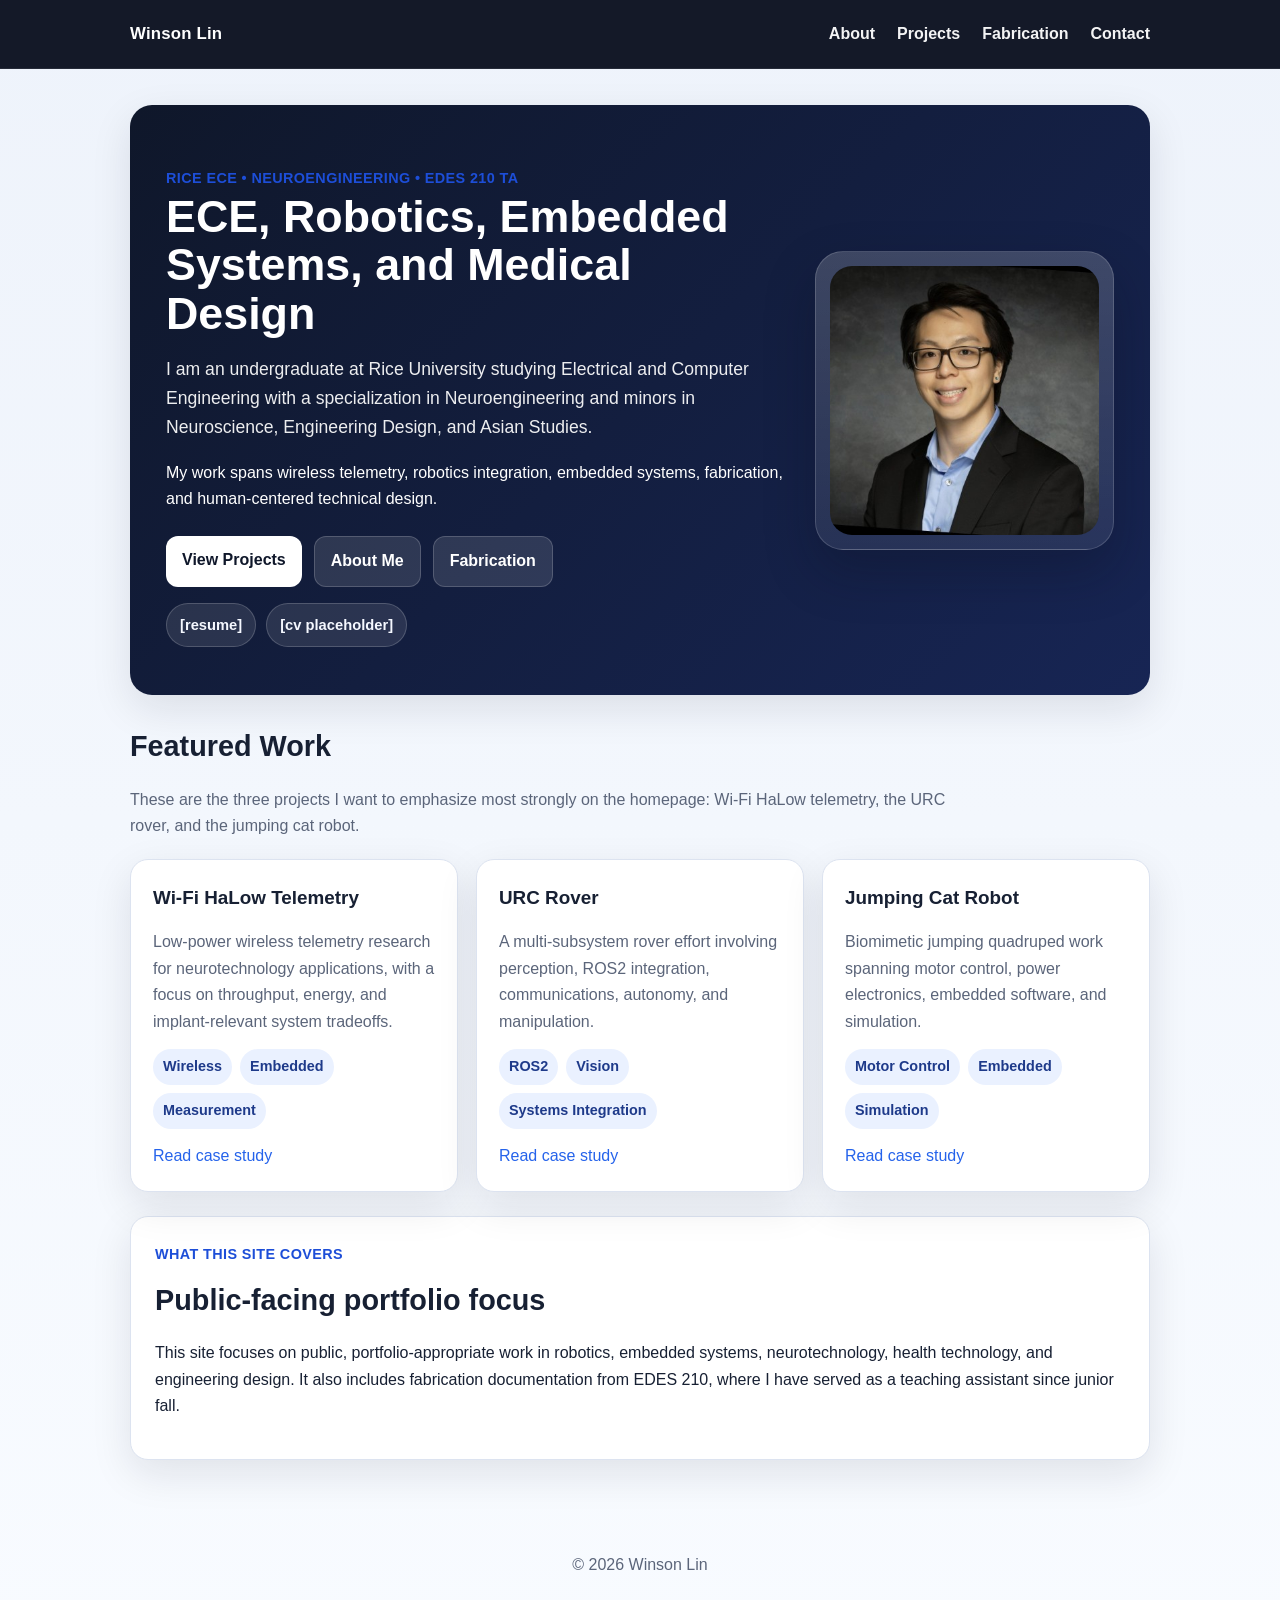
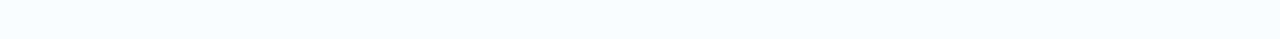
<file: index.html>
<!DOCTYPE html>
<html lang="en">
<head>
    <meta charset="UTF-8">
    <meta name="viewport" content="width=device-width, initial-scale=1.0">
    <title>Winson Lin | Portfolio</title>
    <link rel="stylesheet" href="style.css">
</head>
<body>
    <nav class="navbar">
        <div class="nav-inner">
            <a class="brand" href="index.html">Winson Lin</a>
            <ul class="nav-links">
                <li><a href="about.html">About</a></li>
                <li><a href="projects.html">Projects</a></li>
                <li><a href="fabrication.html">Fabrication</a></li>
                <li><a href="contact.html">Contact</a></li>
            </ul>
        </div>
    </nav>

    <main class="container">
        <section class="hero hero-split">
            <div class="hero-copy">
                <p class="kicker hero-kicker">Rice ECE • Neuroengineering • EDES 210 TA</p>
                <h1>ECE, Robotics, Embedded Systems, and Medical Design</h1>
                <p class="subtitle">
                    I am an undergraduate at Rice University studying Electrical and Computer Engineering
                    with a specialization in Neuroengineering and minors in Neuroscience, Engineering Design,
                    and Asian Studies.
                </p>
                <p>
                    My work spans wireless telemetry, robotics integration, embedded systems, fabrication,
                    and human-centered technical design.
                </p>

                <div class="button-row">
                    <a class="button primary" href="projects.html">View Projects</a>
                    <a class="button secondary" href="about.html">About Me</a>
                    <a class="button secondary" href="fabrication.html">Fabrication</a>
                </div>

                <div class="hero-docs" aria-label="Document placeholders">
                    <span class="doc-pill">[resume]</span>
                    <span class="doc-pill">[cv placeholder]</span>
                </div>
            </div>

            <div class="hero-media">
                <div class="hero-photo-card">
                    <img class="hero-photo" src="assets/index/headshot.jpg" alt="Headshot of Winson Lin">
                </div>
            </div>
        </section>

        <section class="section">
            <h2>Featured Work</h2>
            <p class="section-intro">
                These are the three projects I want to emphasize most strongly on the homepage:
                Wi-Fi HaLow telemetry, the URC rover, and the jumping cat robot.
            </p>

            <div class="card-grid">
                <article class="card">
                    <h3>Wi-Fi HaLow Telemetry</h3>
                    <p>
                        Low-power wireless telemetry research for neurotechnology applications, with a focus
                        on throughput, energy, and implant-relevant system tradeoffs.
                    </p>
                    <div class="tag-row">
                        <span class="tag">Wireless</span>
                        <span class="tag">Embedded</span>
                        <span class="tag">Measurement</span>
                    </div>
                    <a href="halow.html">Read case study</a>
                </article>

                <article class="card">
                    <h3>URC Rover</h3>
                    <p>
                        A multi-subsystem rover effort involving perception, ROS2 integration, communications,
                        autonomy, and manipulation.
                    </p>
                    <div class="tag-row">
                        <span class="tag">ROS2</span>
                        <span class="tag">Vision</span>
                        <span class="tag">Systems Integration</span>
                    </div>
                    <a href="urc.html">Read case study</a>
                </article>

                <article class="card">
                    <h3>Jumping Cat Robot</h3>
                    <p>
                        Biomimetic jumping quadruped work spanning motor control, power electronics,
                        embedded software, and simulation.
                    </p>
                    <div class="tag-row">
                        <span class="tag">Motor Control</span>
                        <span class="tag">Embedded</span>
                        <span class="tag">Simulation</span>
                    </div>
                    <a href="jumping-cat.html">Read case study</a>
                </article>
            </div>
        </section>

        <section class="section">
            <div class="panel">
                <span class="kicker">What this site covers</span>
                <h2>Public-facing portfolio focus</h2>
                <p>
                    This site focuses on public, portfolio-appropriate work in robotics, embedded systems,
                    neurotechnology, health technology, and engineering design. It also includes fabrication
                    documentation from EDES 210, where I have served as a teaching assistant since junior fall.
                </p>
            </div>
        </section>
    </main>

    <footer class="footer">
        <p>© 2026 Winson Lin</p>
    </footer>
</body>
</html>
</file>
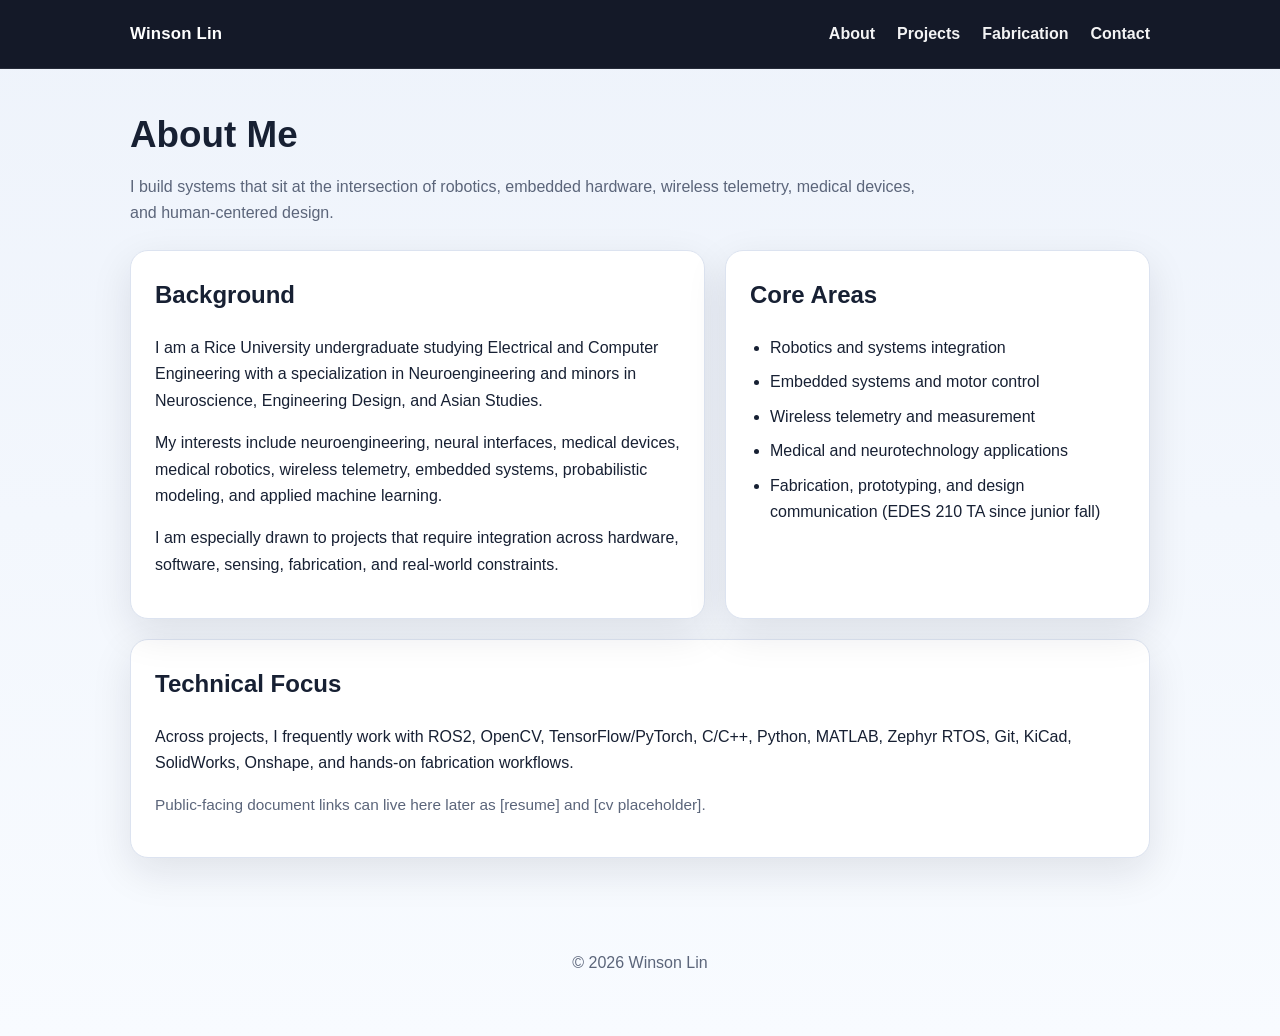
<file: about.html>
<!DOCTYPE html>
<html lang="en">
<head>
    <meta charset="UTF-8">
    <meta name="viewport" content="width=device-width, initial-scale=1.0">
    <title>About | Winson Lin</title>
    <link rel="stylesheet" href="style.css">
</head>
<body>
    <nav class="navbar">
        <div class="nav-inner">
            <a class="brand" href="index.html">Winson Lin</a>
            <ul class="nav-links">
                <li><a href="about.html">About</a></li>
                <li><a href="projects.html">Projects</a></li>
                <li><a href="fabrication.html">Fabrication</a></li>
                <li><a href="contact.html">Contact</a></li>
            </ul>
        </div>
    </nav>

    <main class="container">
        <div class="page-header">
            <h1>About Me</h1>
            <p>
                I build systems that sit at the intersection of robotics, embedded hardware, wireless telemetry,
                medical devices, and human-centered design.
            </p>
        </div>

        <div class="two-col">
            <section class="panel">
                <h2>Background</h2>
                <p>
                    I am a Rice University undergraduate studying Electrical and Computer Engineering with
                    a specialization in Neuroengineering and minors in Neuroscience, Engineering Design,
                    and Asian Studies.
                </p>
                <p>
                    My interests include neuroengineering, neural interfaces, medical devices, medical robotics,
                    wireless telemetry, embedded systems, probabilistic modeling, and applied machine learning.
                </p>
                <p>
                    I am especially drawn to projects that require integration across hardware, software,
                    sensing, fabrication, and real-world constraints.
                </p>
            </section>

            <aside class="panel">
                <h2>Core Areas</h2>
                <ul class="list">
                    <li>Robotics and systems integration</li>
                    <li>Embedded systems and motor control</li>
                    <li>Wireless telemetry and measurement</li>
                    <li>Medical and neurotechnology applications</li>
                    <li>Fabrication, prototyping, and design communication (EDES 210 TA since junior fall)</li>
                </ul>
            </aside>
        </div>

        <section class="panel">
            <h2>Technical Focus</h2>
            <p>
                Across projects, I frequently work with ROS2, OpenCV, TensorFlow/PyTorch, C/C++, Python,
                MATLAB, Zephyr RTOS, Git, KiCad, SolidWorks, Onshape, and hands-on fabrication workflows.
            </p>
            <p class="note">
                Public-facing document links can live here later as [resume] and [cv placeholder].
            </p>
        </section>
    </main>

    <footer class="footer">
        <p>© 2026 Winson Lin</p>
    </footer>
</body>
</html>
</file>
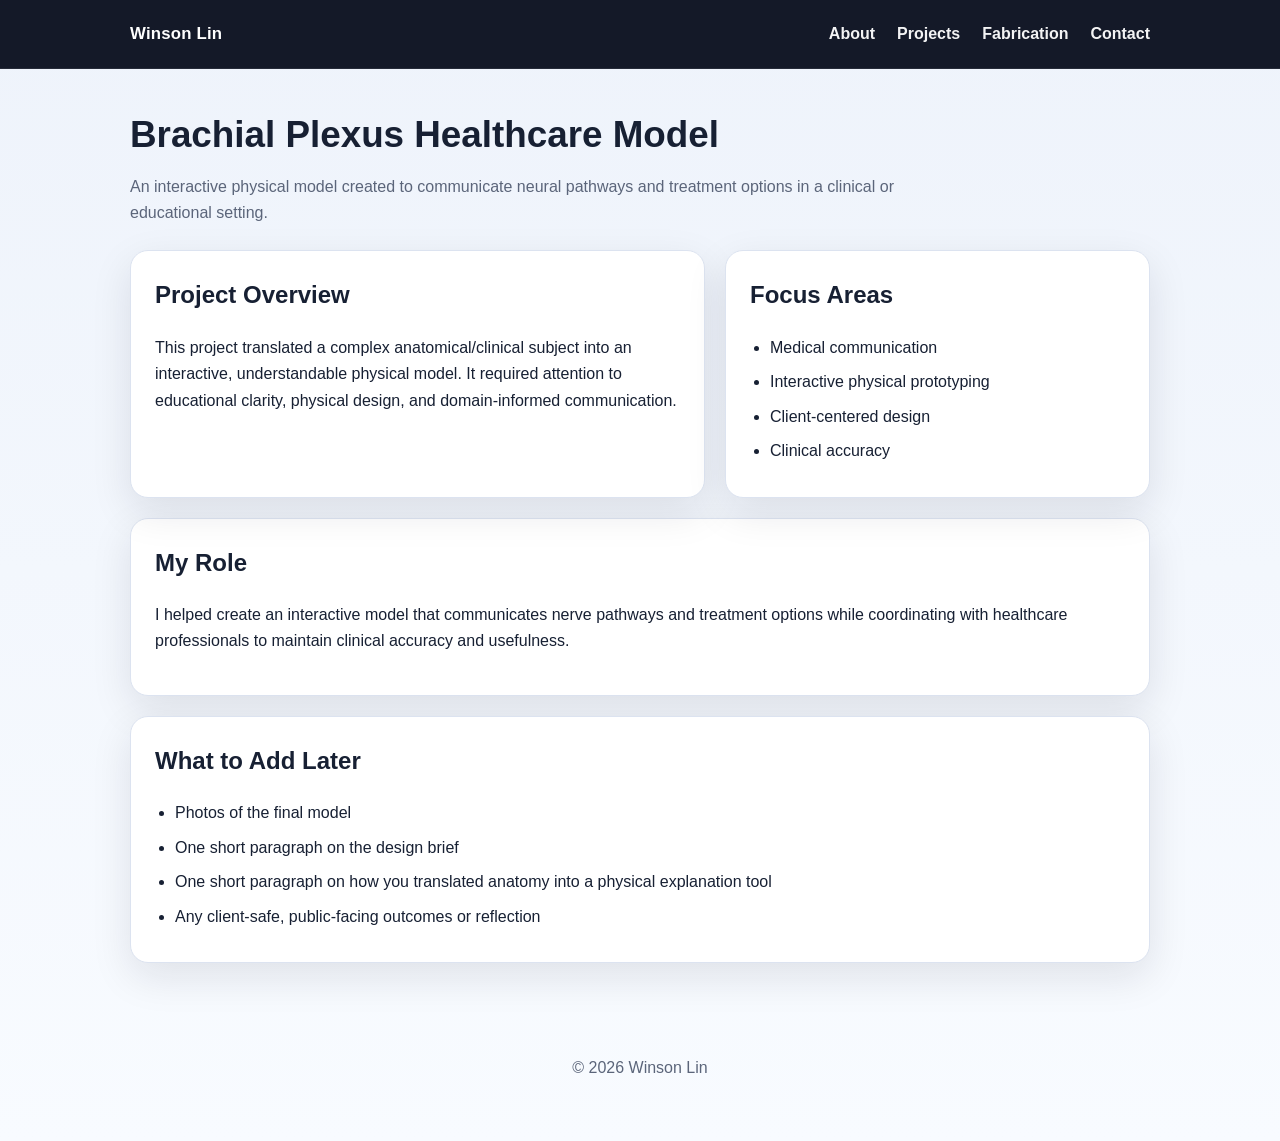
<file: brachial-plexus.html>
<!DOCTYPE html>
<html lang="en">
<head>
    <meta charset="UTF-8">
    <meta name="viewport" content="width=device-width, initial-scale=1.0">
    <title>Brachial Plexus Model | Winson Lin</title>
    <link rel="stylesheet" href="style.css">
</head>
<body>
    <nav class="navbar">
        <div class="nav-inner">
            <a class="brand" href="index.html">Winson Lin</a>
            <ul class="nav-links">
                <li><a href="about.html">About</a></li>
                <li><a href="projects.html">Projects</a></li>
                <li><a href="fabrication.html">Fabrication</a></li>
                <li><a href="contact.html">Contact</a></li>
            </ul>
        </div>
    </nav>

    <main class="container">
        <div class="page-header">
            <h1>Brachial Plexus Healthcare Model</h1>
            <p>
                An interactive physical model created to communicate neural pathways
                and treatment options in a clinical or educational setting.
            </p>
        </div>

        <div class="two-col">
            <section class="panel">
                <h2>Project Overview</h2>
                <p>
                    This project translated a complex anatomical/clinical subject into an interactive,
                    understandable physical model. It required attention to educational clarity,
                    physical design, and domain-informed communication.
                </p>
            </section>

            <aside class="panel">
                <h2>Focus Areas</h2>
                <ul class="list">
                    <li>Medical communication</li>
                    <li>Interactive physical prototyping</li>
                    <li>Client-centered design</li>
                    <li>Clinical accuracy</li>
                </ul>
            </aside>
        </div>

        <section class="panel">
            <h2>My Role</h2>
            <p>
                I helped create an interactive model that communicates nerve pathways and treatment options
                while coordinating with healthcare professionals to maintain clinical accuracy and usefulness.
            </p>
        </section>

        <section class="panel">
            <h2>What to Add Later</h2>
            <ul class="list">
                <li>Photos of the final model</li>
                <li>One short paragraph on the design brief</li>
                <li>One short paragraph on how you translated anatomy into a physical explanation tool</li>
                <li>Any client-safe, public-facing outcomes or reflection</li>
            </ul>
        </section>
    </main>

    <footer class="footer">
        <p>© 2026 Winson Lin</p>
    </footer>
</body>
</html>
</file>
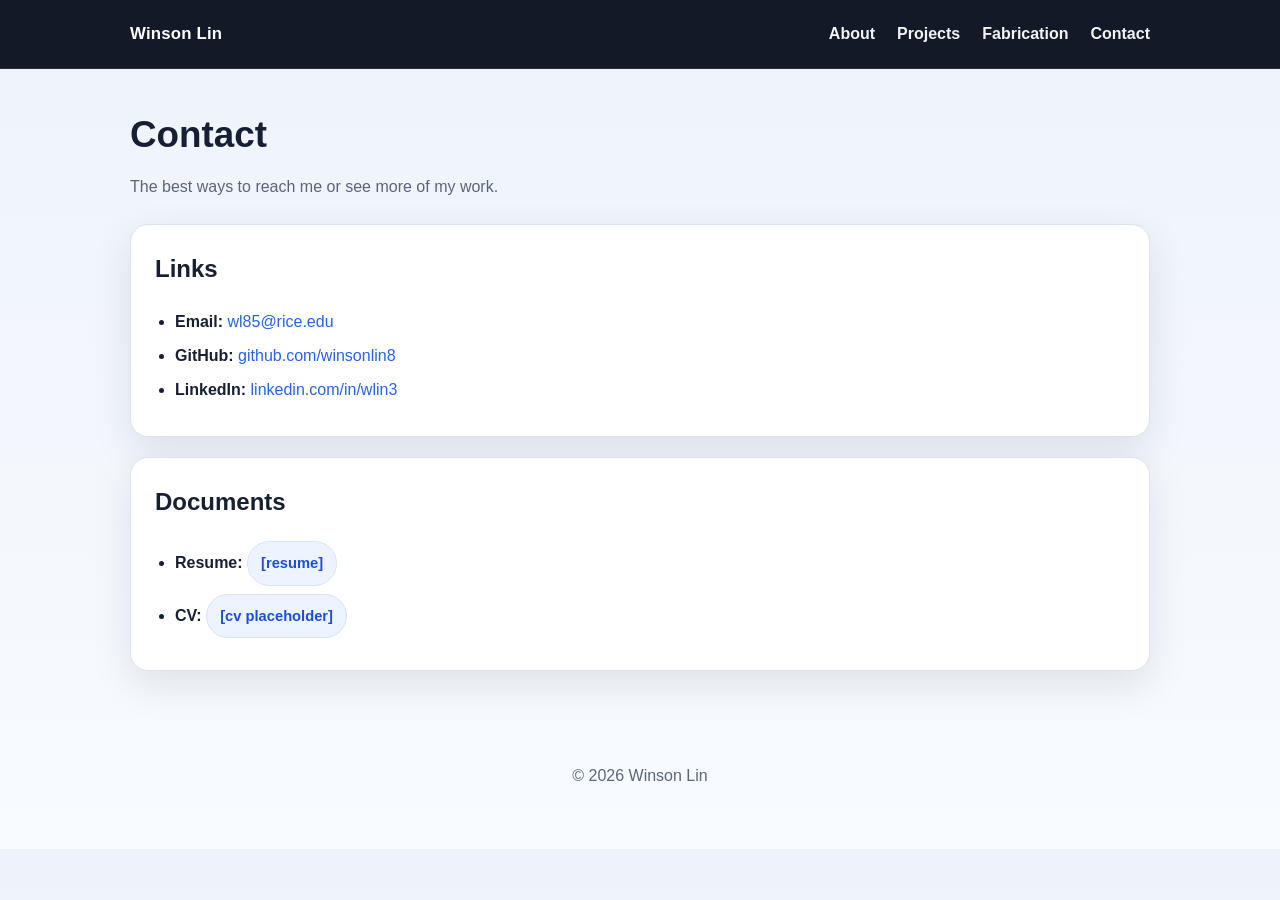
<file: contact.html>
<!DOCTYPE html>
<html lang="en">
<head>
    <meta charset="UTF-8">
    <meta name="viewport" content="width=device-width, initial-scale=1.0">
    <title>Contact | Winson Lin</title>
    <link rel="stylesheet" href="style.css">
</head>
<body>
    <nav class="navbar">
        <div class="nav-inner">
            <a class="brand" href="index.html">Winson Lin</a>
            <ul class="nav-links">
                <li><a href="about.html">About</a></li>
                <li><a href="projects.html">Projects</a></li>
                <li><a href="fabrication.html">Fabrication</a></li>
                <li><a href="contact.html">Contact</a></li>
            </ul>
        </div>
    </nav>

    <main class="container">
        <div class="page-header">
            <h1>Contact</h1>
            <p>
                The best ways to reach me or see more of my work.
            </p>
        </div>

        <section class="panel">
            <h2>Links</h2>
            <ul class="list">
                <li><strong>Email:</strong> <a href="mailto:wl85@rice.edu">wl85@rice.edu</a></li>
                <li><strong>GitHub:</strong> <a href="https://github.com/winsonlin8" target="_blank" rel="noopener noreferrer">github.com/winsonlin8</a></li>
                <li><strong>LinkedIn:</strong> <a href="https://linkedin.com/in/wlin3" target="_blank" rel="noopener noreferrer">linkedin.com/in/wlin3</a></li>
            </ul>
        </section>

        <section class="panel">
            <h2>Documents</h2>
            <ul class="list">
                <li><strong>Resume:</strong> <span class="doc-pill doc-pill-light">[resume]</span></li>
                <li><strong>CV:</strong> <span class="doc-pill doc-pill-light">[cv placeholder]</span></li>
            </ul>
        </section>
    </main>

    <footer class="footer">
        <p>© 2026 Winson Lin</p>
    </footer>
</body>
</html>
</file>
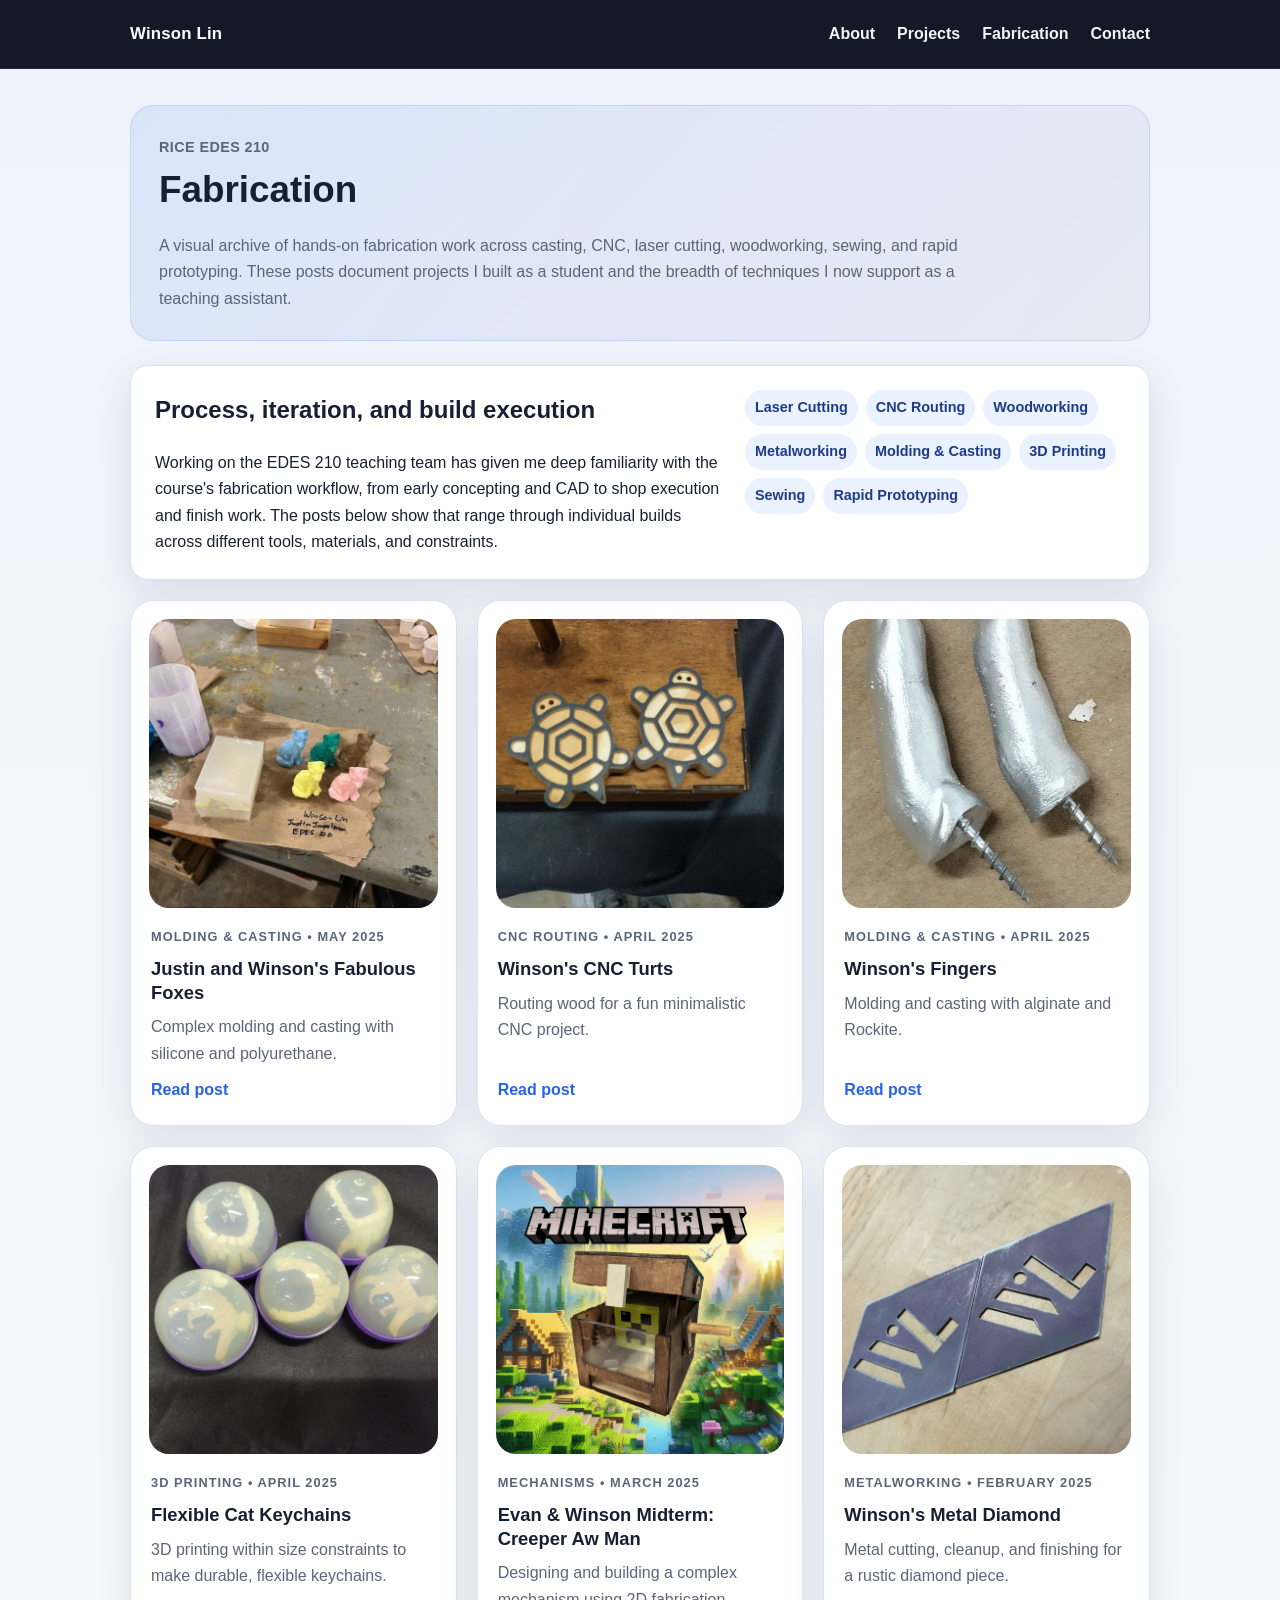
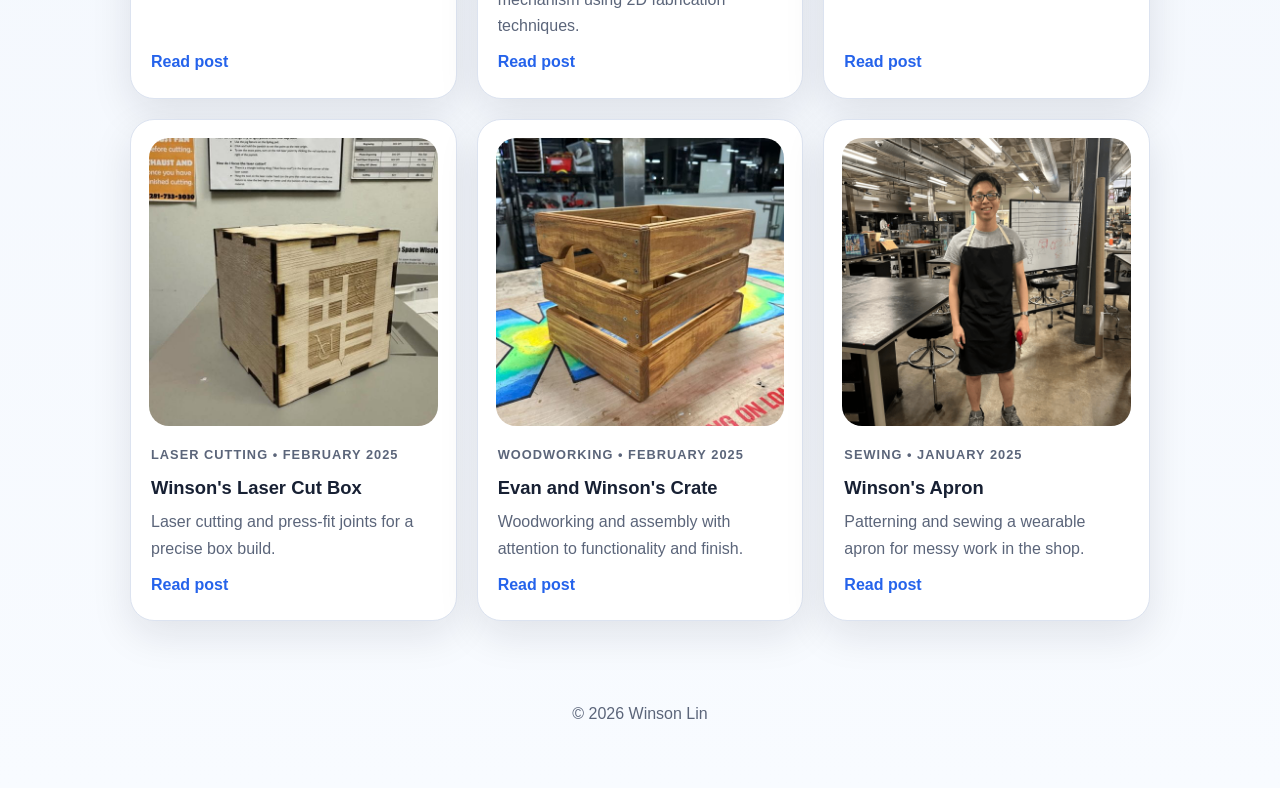
<file: fabrication-logs.html>
<!DOCTYPE html>
<html lang="en">
<head>
    <meta charset="UTF-8">
    <meta name="viewport" content="width=device-width, initial-scale=1.0">
    <title>Redirecting | Winson Lin</title>
    <meta http-equiv="refresh" content="0; url=fabrication.html">
    <link rel="canonical" href="fabrication.html">
    <script>
        window.location.replace("fabrication.html");
    </script>
</head>
<body>
    <p>
        Redirecting to <a href="fabrication.html">fabrication.html</a>.
    </p>
</body>
</html>
</file>
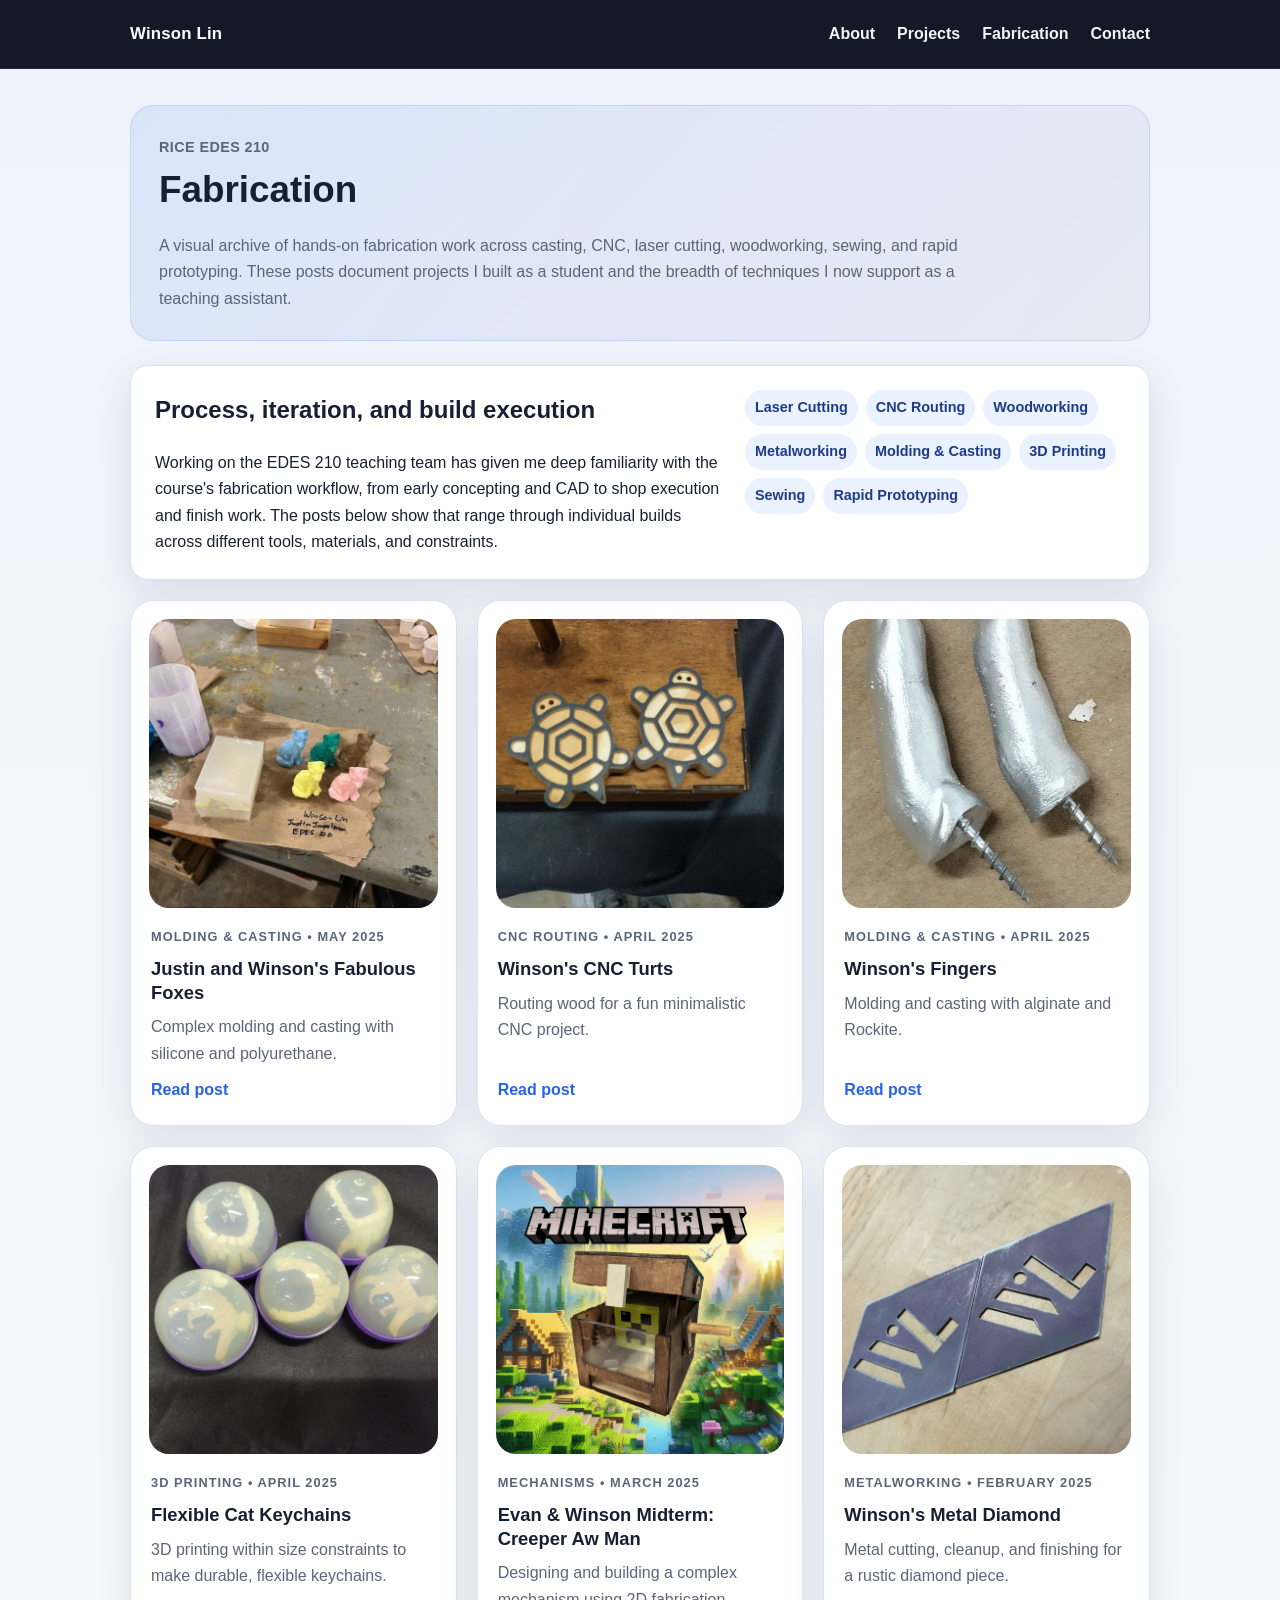
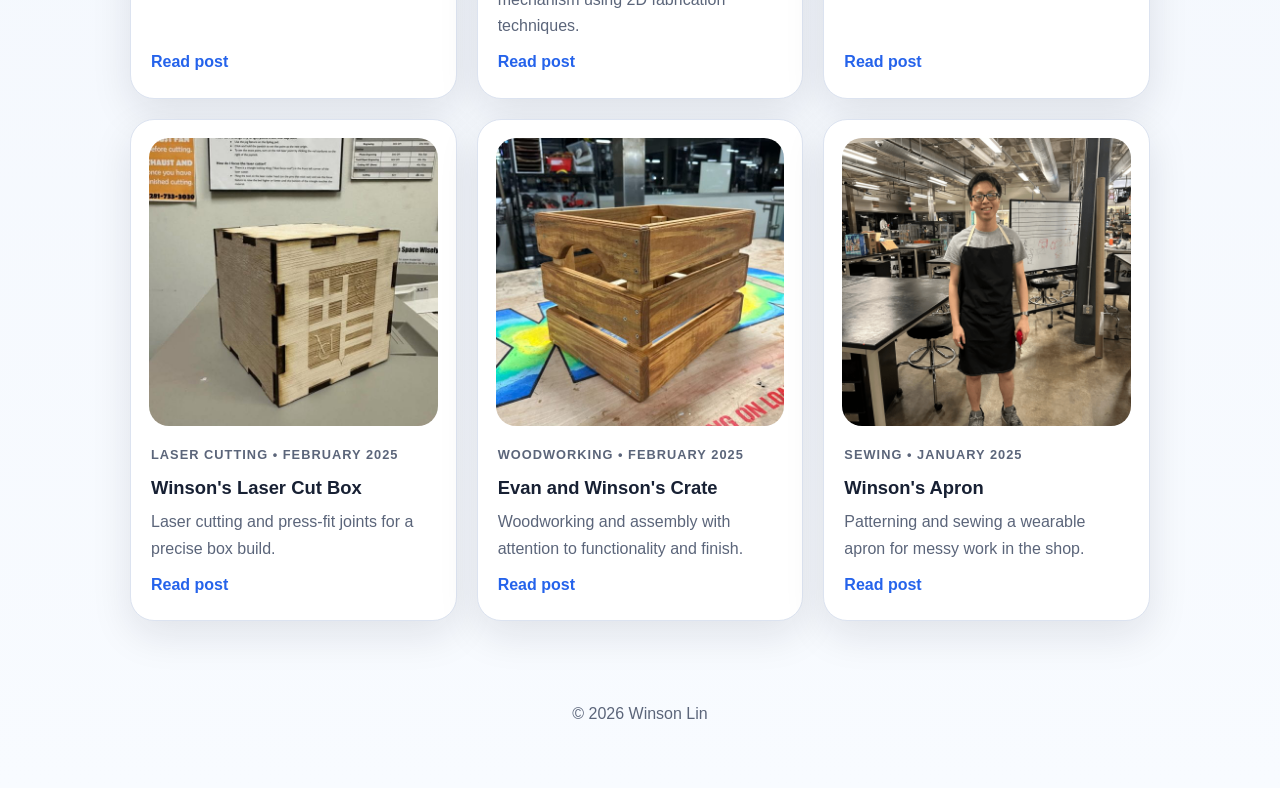
<file: fabrication.html>
<!DOCTYPE html>
<html lang="en">
<head>
    <meta charset="UTF-8">
    <meta name="viewport" content="width=device-width, initial-scale=1.0">
    <title>Fabrication | Winson Lin</title>
    <link rel="stylesheet" href="style.css">
</head>
<body>
    <nav class="navbar">
        <div class="nav-inner">
            <a class="brand" href="index.html">Winson Lin</a>
            <ul class="nav-links">
                <li><a href="about.html">About</a></li>
                <li><a href="projects.html">Projects</a></li>
                <li><a href="fabrication.html">Fabrication</a></li>
                <li><a href="contact.html">Contact</a></li>
            </ul>
        </div>
    </nav>

    <main class="container fabrication-page">
        <section class="page-header fabrication-hero">
            <p class="kicker">Rice EDES 210</p>
            <h1>Fabrication</h1>
            <p>
                A visual archive of hands-on fabrication work across casting, CNC, laser cutting,
                woodworking, sewing, and rapid prototyping. These posts document projects I built
                as a student and the breadth of techniques I now support as a teaching assistant.
            </p>
        </section>

        <section class="panel fabrication-intro">
            <div>
                <h2>Process, iteration, and build execution</h2>
                <p>
                    Working on the EDES 210 teaching team has given me deep familiarity with the
                    course's fabrication workflow, from early concepting and CAD to shop execution and
                    finish work. The posts below show that range through individual builds across
                    different tools, materials, and constraints.
                </p>
            </div>

            <div class="tag-row fabrication-tags" aria-label="Fabrication skills">
                <span class="tag">Laser Cutting</span>
                <span class="tag">CNC Routing</span>
                <span class="tag">Woodworking</span>
                <span class="tag">Metalworking</span>
                <span class="tag">Molding &amp; Casting</span>
                <span class="tag">3D Printing</span>
                <span class="tag">Sewing</span>
                <span class="tag">Rapid Prototyping</span>
            </div>
        </section>

        <section class="fabrication-grid" aria-label="Fabrication blog posts">
            <article class="fabrication-card">
                <a class="fabrication-card-link" href="https://engi210.blogs.rice.edu/?p=27859" target="_blank" rel="noopener noreferrer">
                    <div class="fabrication-image-wrap">
                        <img class="fabrication-thumb" src="assets/fabrication/foxes.jpg" alt="Molded fox castings from a silicone and polyurethane project">
                    </div>
                    <div class="fabrication-card-body">
                        <p class="fabrication-card-meta">Molding &amp; Casting • May 2025</p>
                        <h3>Justin and Winson's Fabulous Foxes</h3>
                        <p>Complex molding and casting with silicone and polyurethane.</p>
                        <span class="fabrication-card-cta">Read post</span>
                    </div>
                </a>
            </article>

            <article class="fabrication-card">
                <a class="fabrication-card-link" href="https://engi210.blogs.rice.edu/2025/04/13/winsons-cnc-turts/" target="_blank" rel="noopener noreferrer">
                    <div class="fabrication-image-wrap">
                        <img class="fabrication-thumb" src="assets/fabrication/turtles.jpg" alt="CNC-routed wooden turtle pieces">
                    </div>
                    <div class="fabrication-card-body">
                        <p class="fabrication-card-meta">CNC Routing • April 2025</p>
                        <h3>Winson's CNC Turts</h3>
                        <p>Routing wood for a fun minimalistic CNC project.</p>
                        <span class="fabrication-card-cta">Read post</span>
                    </div>
                </a>
            </article>

            <article class="fabrication-card">
                <a class="fabrication-card-link" href="https://engi210.blogs.rice.edu/2025/04/08/winsons-fingers/" target="_blank" rel="noopener noreferrer">
                    <div class="fabrication-image-wrap">
                        <img class="fabrication-thumb" src="assets/fabrication/fingers.jpg" alt="Finger casting molds and finished casts">
                    </div>
                    <div class="fabrication-card-body">
                        <p class="fabrication-card-meta">Molding &amp; Casting • April 2025</p>
                        <h3>Winson's Fingers</h3>
                        <p>Molding and casting with alginate and Rockite.</p>
                        <span class="fabrication-card-cta">Read post</span>
                    </div>
                </a>
            </article>

            <article class="fabrication-card">
                <a class="fabrication-card-link" href="https://engi210.blogs.rice.edu/2025/04/05/flexible-cat-keychains/" target="_blank" rel="noopener noreferrer">
                    <div class="fabrication-image-wrap">
                        <img class="fabrication-thumb" src="assets/fabrication/cats.jpg" alt="Flexible cat keychains made through 3D printing">
                    </div>
                    <div class="fabrication-card-body">
                        <p class="fabrication-card-meta">3D Printing • April 2025</p>
                        <h3>Flexible Cat Keychains</h3>
                        <p>3D printing within size constraints to make durable, flexible keychains.</p>
                        <span class="fabrication-card-cta">Read post</span>
                    </div>
                </a>
            </article>

            <article class="fabrication-card">
                <a class="fabrication-card-link" href="https://engi210.blogs.rice.edu/2025/03/09/evan-winson-midterm-creeper-aw-man/" target="_blank" rel="noopener noreferrer">
                    <div class="fabrication-image-wrap">
                        <img class="fabrication-thumb" src="assets/fabrication/chest.png" alt="Mechanism project with a wooden chest-inspired build">
                    </div>
                    <div class="fabrication-card-body">
                        <p class="fabrication-card-meta">Mechanisms • March 2025</p>
                        <h3>Evan &amp; Winson Midterm: Creeper Aw Man</h3>
                        <p>Designing and building a complex mechanism using 2D fabrication techniques.</p>
                        <span class="fabrication-card-cta">Read post</span>
                    </div>
                </a>
            </article>

            <article class="fabrication-card">
                <a class="fabrication-card-link" href="https://engi210.blogs.rice.edu/2025/02/23/winsons-metal-diamond/" target="_blank" rel="noopener noreferrer">
                    <div class="fabrication-image-wrap">
                        <img class="fabrication-thumb" src="assets/fabrication/diamonds.jpg" alt="Finished sheet-metal diamond fabrication project">
                    </div>
                    <div class="fabrication-card-body">
                        <p class="fabrication-card-meta">Metalworking • February 2025</p>
                        <h3>Winson's Metal Diamond</h3>
                        <p>Metal cutting, cleanup, and finishing for a rustic diamond piece.</p>
                        <span class="fabrication-card-cta">Read post</span>
                    </div>
                </a>
            </article>

            <article class="fabrication-card">
                <a class="fabrication-card-link" href="https://engi210.blogs.rice.edu/2025/02/18/winsons-laser-cut-box/" target="_blank" rel="noopener noreferrer">
                    <div class="fabrication-image-wrap">
                        <img class="fabrication-thumb" src="assets/fabrication/box.jpg" alt="Laser-cut wooden box with interlocking joints">
                    </div>
                    <div class="fabrication-card-body">
                        <p class="fabrication-card-meta">Laser Cutting • February 2025</p>
                        <h3>Winson's Laser Cut Box</h3>
                        <p>Laser cutting and press-fit joints for a precise box build.</p>
                        <span class="fabrication-card-cta">Read post</span>
                    </div>
                </a>
            </article>

            <article class="fabrication-card">
                <a class="fabrication-card-link" href="https://engi210.blogs.rice.edu/2025/02/10/evan-and-winsons-crate/" target="_blank" rel="noopener noreferrer">
                    <div class="fabrication-image-wrap">
                        <img class="fabrication-thumb" src="assets/fabrication/crate.jpg" alt="Wooden crate assembled from cut and joined pieces">
                    </div>
                    <div class="fabrication-card-body">
                        <p class="fabrication-card-meta">Woodworking • February 2025</p>
                        <h3>Evan and Winson's Crate</h3>
                        <p>Woodworking and assembly with attention to functionality and finish.</p>
                        <span class="fabrication-card-cta">Read post</span>
                    </div>
                </a>
            </article>

            <article class="fabrication-card">
                <a class="fabrication-card-link" href="https://engi210.blogs.rice.edu/2025/01/30/winsons-apron/" target="_blank" rel="noopener noreferrer">
                    <div class="fabrication-image-wrap">
                        <img class="fabrication-thumb" src="assets/fabrication/apron.png" alt="Fabric apron sewn as part of a wearable fabrication project">
                    </div>
                    <div class="fabrication-card-body">
                        <p class="fabrication-card-meta">Sewing • January 2025</p>
                        <h3>Winson's Apron</h3>
                        <p>Patterning and sewing a wearable apron for messy work in the shop.</p>
                        <span class="fabrication-card-cta">Read post</span>
                    </div>
                </a>
            </article>
        </section>
    </main>

    <footer class="footer">
        <p>© 2026 Winson Lin</p>
    </footer>
</body>
</html>
</file>
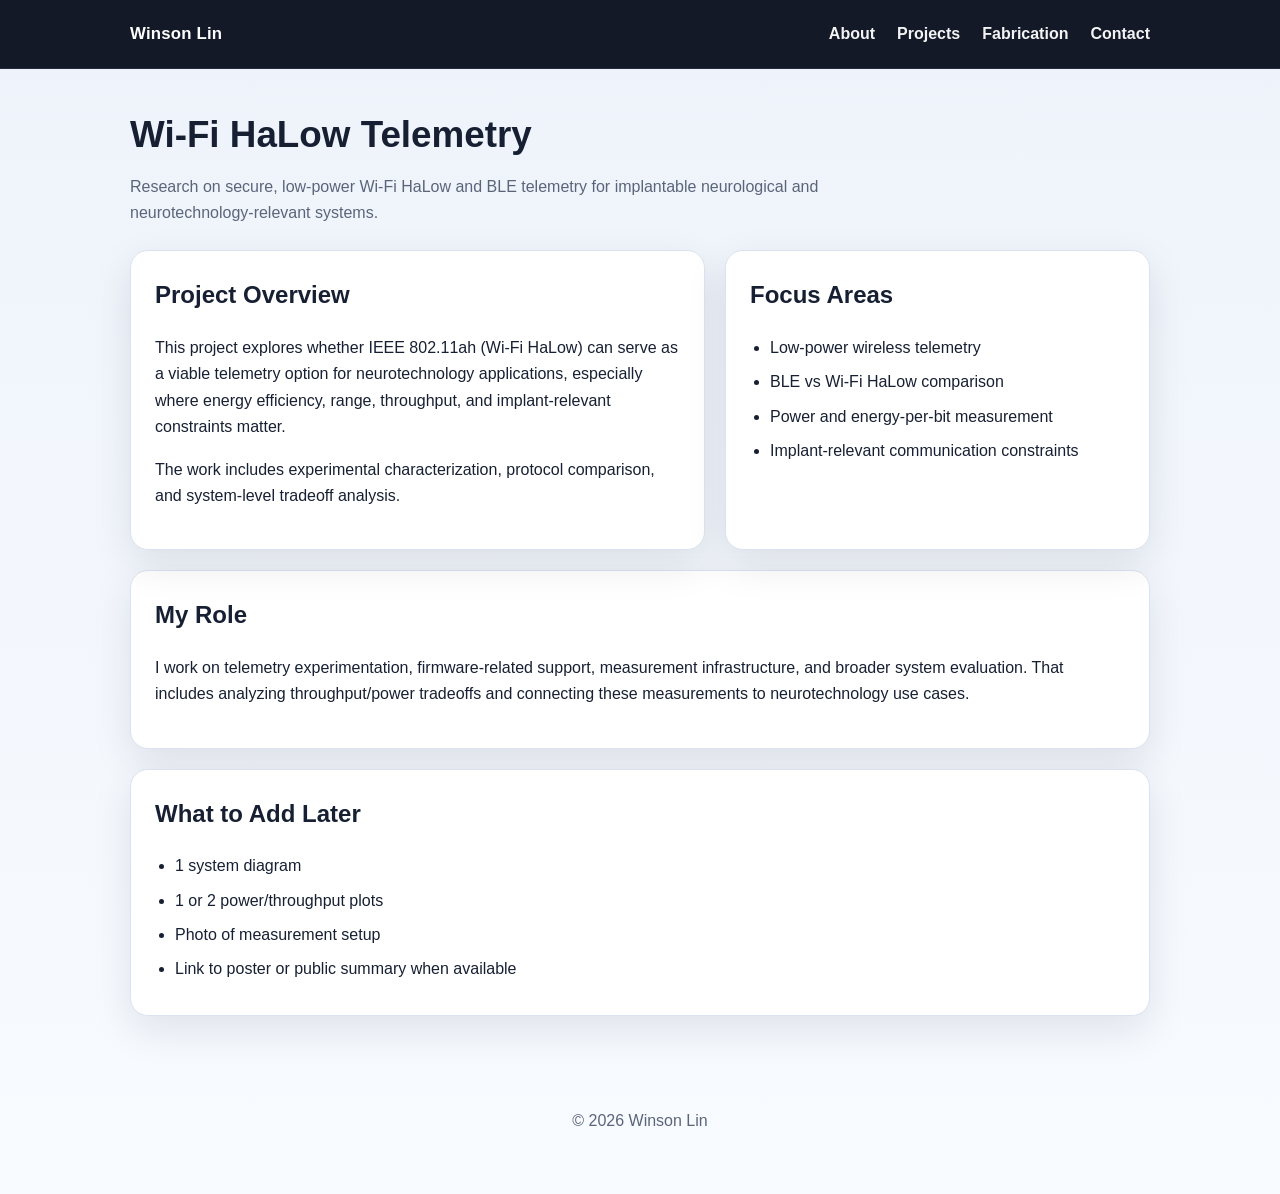
<file: halow.html>
<!DOCTYPE html>
<html lang="en">
<head>
    <meta charset="UTF-8">
    <meta name="viewport" content="width=device-width, initial-scale=1.0">
    <title>Wi-Fi HaLow Telemetry | Winson Lin</title>
    <link rel="stylesheet" href="style.css">
</head>
<body>
    <nav class="navbar">
        <div class="nav-inner">
            <a class="brand" href="index.html">Winson Lin</a>
            <ul class="nav-links">
                <li><a href="about.html">About</a></li>
                <li><a href="projects.html">Projects</a></li>
                <li><a href="fabrication.html">Fabrication</a></li>
                <li><a href="contact.html">Contact</a></li>
            </ul>
        </div>
    </nav>

    <main class="container">
        <div class="page-header">
            <h1>Wi-Fi HaLow Telemetry</h1>
            <p>
                Research on secure, low-power Wi-Fi HaLow and BLE telemetry for implantable
                neurological and neurotechnology-relevant systems.
            </p>
        </div>

        <div class="two-col">
            <section class="panel">
                <h2>Project Overview</h2>
                <p>
                    This project explores whether IEEE 802.11ah (Wi-Fi HaLow) can serve as a viable
                    telemetry option for neurotechnology applications, especially where energy efficiency,
                    range, throughput, and implant-relevant constraints matter.
                </p>
                <p>
                    The work includes experimental characterization, protocol comparison, and system-level
                    tradeoff analysis.
                </p>
            </section>

            <aside class="panel">
                <h2>Focus Areas</h2>
                <ul class="list">
                    <li>Low-power wireless telemetry</li>
                    <li>BLE vs Wi-Fi HaLow comparison</li>
                    <li>Power and energy-per-bit measurement</li>
                    <li>Implant-relevant communication constraints</li>
                </ul>
            </aside>
        </div>

        <section class="panel">
            <h2>My Role</h2>
            <p>
                I work on telemetry experimentation, firmware-related support, measurement infrastructure,
                and broader system evaluation. That includes analyzing throughput/power tradeoffs and
                connecting these measurements to neurotechnology use cases.
            </p>
        </section>

        <section class="panel">
            <h2>What to Add Later</h2>
            <ul class="list">
                <li>1 system diagram</li>
                <li>1 or 2 power/throughput plots</li>
                <li>Photo of measurement setup</li>
                <li>Link to poster or public summary when available</li>
            </ul>
        </section>
    </main>

    <footer class="footer">
        <p>© 2026 Winson Lin</p>
    </footer>
</body>
</html>
</file>
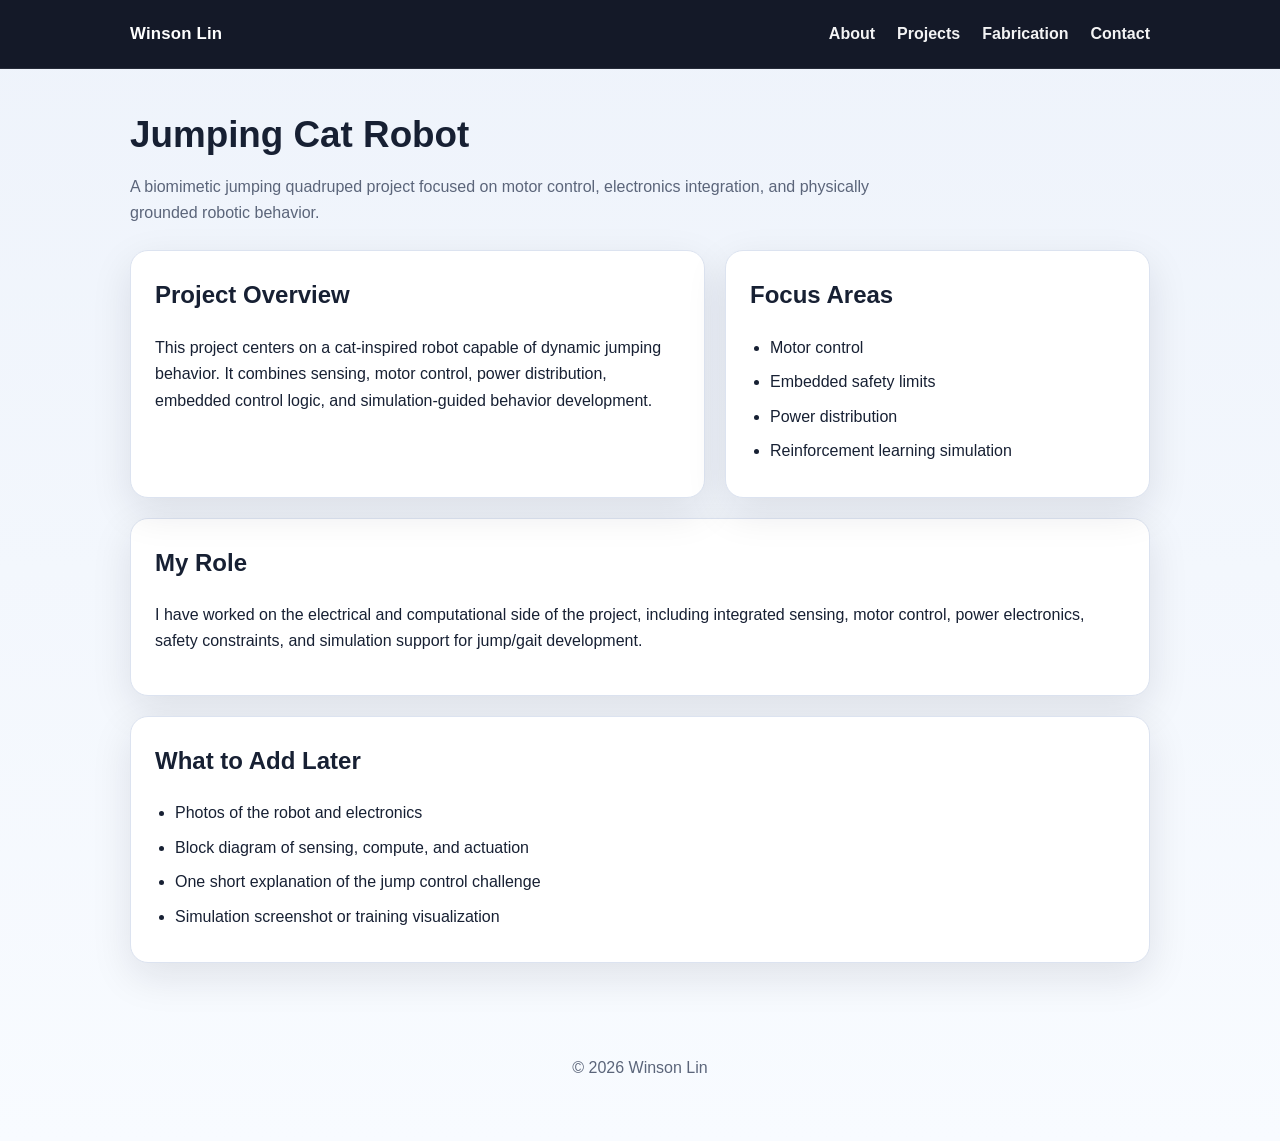
<file: jumping-cat.html>
<!DOCTYPE html>
<html lang="en">
<head>
    <meta charset="UTF-8">
    <meta name="viewport" content="width=device-width, initial-scale=1.0">
    <title>Jumping Cat Robot | Winson Lin</title>
    <link rel="stylesheet" href="style.css">
</head>
<body>
    <nav class="navbar">
        <div class="nav-inner">
            <a class="brand" href="index.html">Winson Lin</a>
            <ul class="nav-links">
                <li><a href="about.html">About</a></li>
                <li><a href="projects.html">Projects</a></li>
                <li><a href="fabrication.html">Fabrication</a></li>
                <li><a href="contact.html">Contact</a></li>
            </ul>
        </div>
    </nav>

    <main class="container">
        <div class="page-header">
            <h1>Jumping Cat Robot</h1>
            <p>
                A biomimetic jumping quadruped project focused on motor control,
                electronics integration, and physically grounded robotic behavior.
            </p>
        </div>

        <div class="two-col">
            <section class="panel">
                <h2>Project Overview</h2>
                <p>
                    This project centers on a cat-inspired robot capable of dynamic jumping behavior.
                    It combines sensing, motor control, power distribution, embedded control logic,
                    and simulation-guided behavior development.
                </p>
            </section>

            <aside class="panel">
                <h2>Focus Areas</h2>
                <ul class="list">
                    <li>Motor control</li>
                    <li>Embedded safety limits</li>
                    <li>Power distribution</li>
                    <li>Reinforcement learning simulation</li>
                </ul>
            </aside>
        </div>

        <section class="panel">
            <h2>My Role</h2>
            <p>
                I have worked on the electrical and computational side of the project, including
                integrated sensing, motor control, power electronics, safety constraints,
                and simulation support for jump/gait development.
            </p>
        </section>

        <section class="panel">
            <h2>What to Add Later</h2>
            <ul class="list">
                <li>Photos of the robot and electronics</li>
                <li>Block diagram of sensing, compute, and actuation</li>
                <li>One short explanation of the jump control challenge</li>
                <li>Simulation screenshot or training visualization</li>
            </ul>
        </section>
    </main>

    <footer class="footer">
        <p>© 2026 Winson Lin</p>
    </footer>
</body>
</html>
</file>
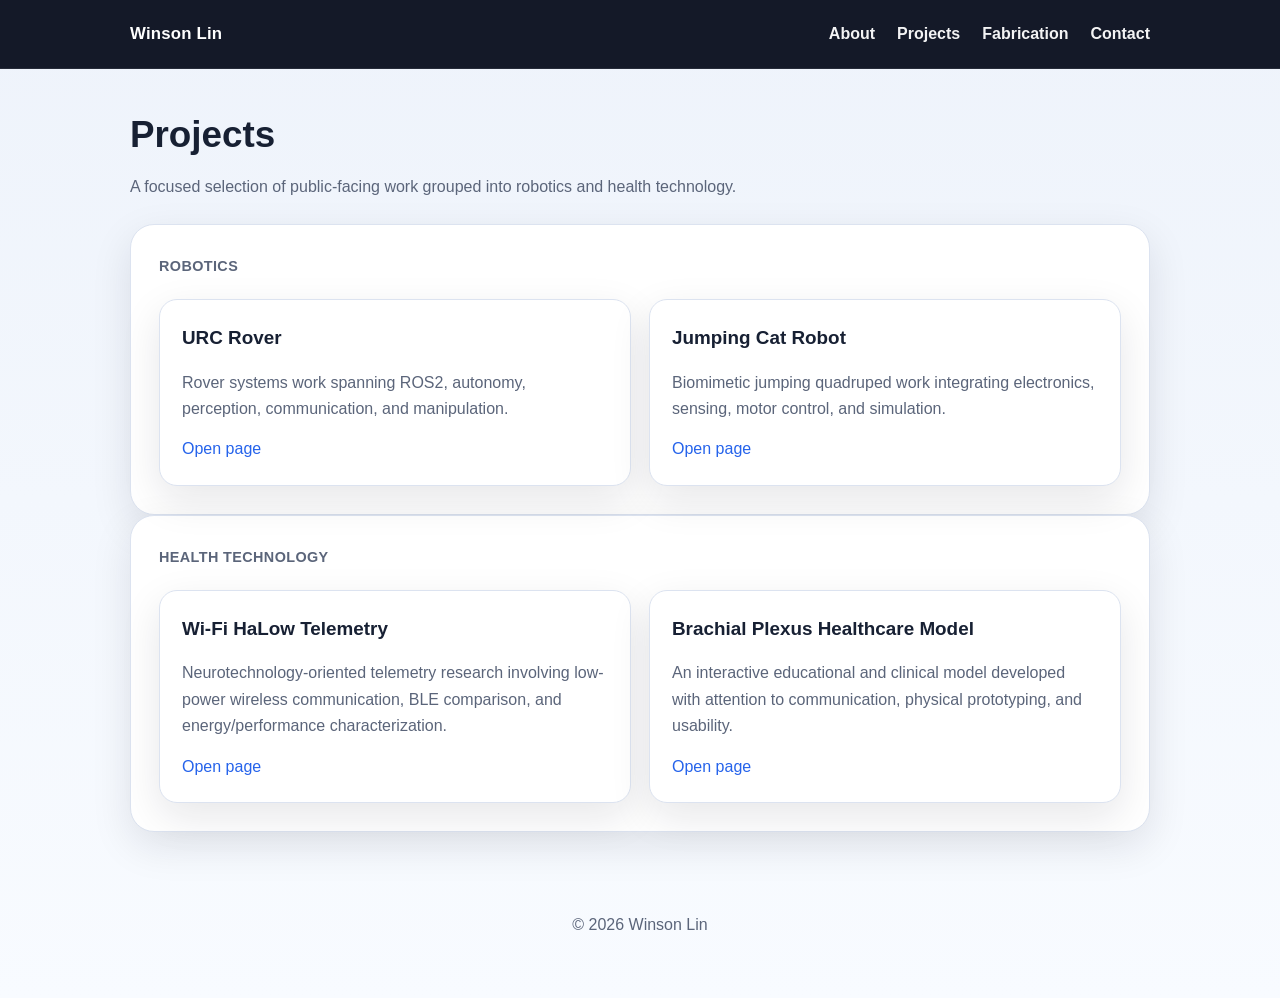
<file: projects.html>
<!DOCTYPE html>
<html lang="en">
<head>
    <meta charset="UTF-8">
    <meta name="viewport" content="width=device-width, initial-scale=1.0">
    <title>Projects | Winson Lin</title>
    <link rel="stylesheet" href="style.css">
</head>
<body>
    <nav class="navbar">
        <div class="nav-inner">
            <a class="brand" href="index.html">Winson Lin</a>
            <ul class="nav-links">
                <li><a href="about.html">About</a></li>
                <li><a href="projects.html">Projects</a></li>
                <li><a href="fabrication.html">Fabrication</a></li>
                <li><a href="contact.html">Contact</a></li>
            </ul>
        </div>
    </nav>

    <main class="container projects-page">
        <div class="page-header">
            <h1>Projects</h1>
            <p>
                A focused selection of public-facing work grouped into robotics and health technology.
            </p>
        </div>

            <section class="project-section" id="health-technology">
                <div class="project-section-header">
                    <div>
                        <p class="kicker">Robotics</p>
                    </div>
                </div>

                <div class="card-grid">
                    <article class="card">
                        <h3>URC Rover</h3>
                        <p>
                            Rover systems work spanning ROS2, autonomy, perception, communication, and manipulation.
                        </p>
                        <a href="urc.html">Open page</a>
                    </article>

                    <article class="card">
                        <h3>Jumping Cat Robot</h3>
                        <p>
                            Biomimetic jumping quadruped work integrating electronics, sensing, motor control,
                            and simulation.
                        </p>
                        <a href="jumping-cat.html">Open page</a>
                    </article>
                </div>
            </section>

            <section class="project-section" id="health-technology">
                <div class="project-section-header">
                    <div>
                        <p class="kicker">Health Technology</p>
                    </div>
                </div>

                <div class="card-grid">
                    <article class="card">
                        <h3>Wi-Fi HaLow Telemetry</h3>
                        <p>
                            Neurotechnology-oriented telemetry research involving low-power wireless communication,
                            BLE comparison, and energy/performance characterization.
                        </p>
                        <a href="halow.html">Open page</a>
                    </article>

                    <article class="card">
                        <h3>Brachial Plexus Healthcare Model</h3>
                        <p>
                            An interactive educational and clinical model developed with attention to communication,
                            physical prototyping, and usability.
                        </p>
                        <a href="brachial-plexus.html">Open page</a>
                    </article>
                </div>
            </section>
        </section>
    </main>

    <footer class="footer">
        <p>© 2026 Winson Lin</p>
    </footer>
</body>
</html>
</file>
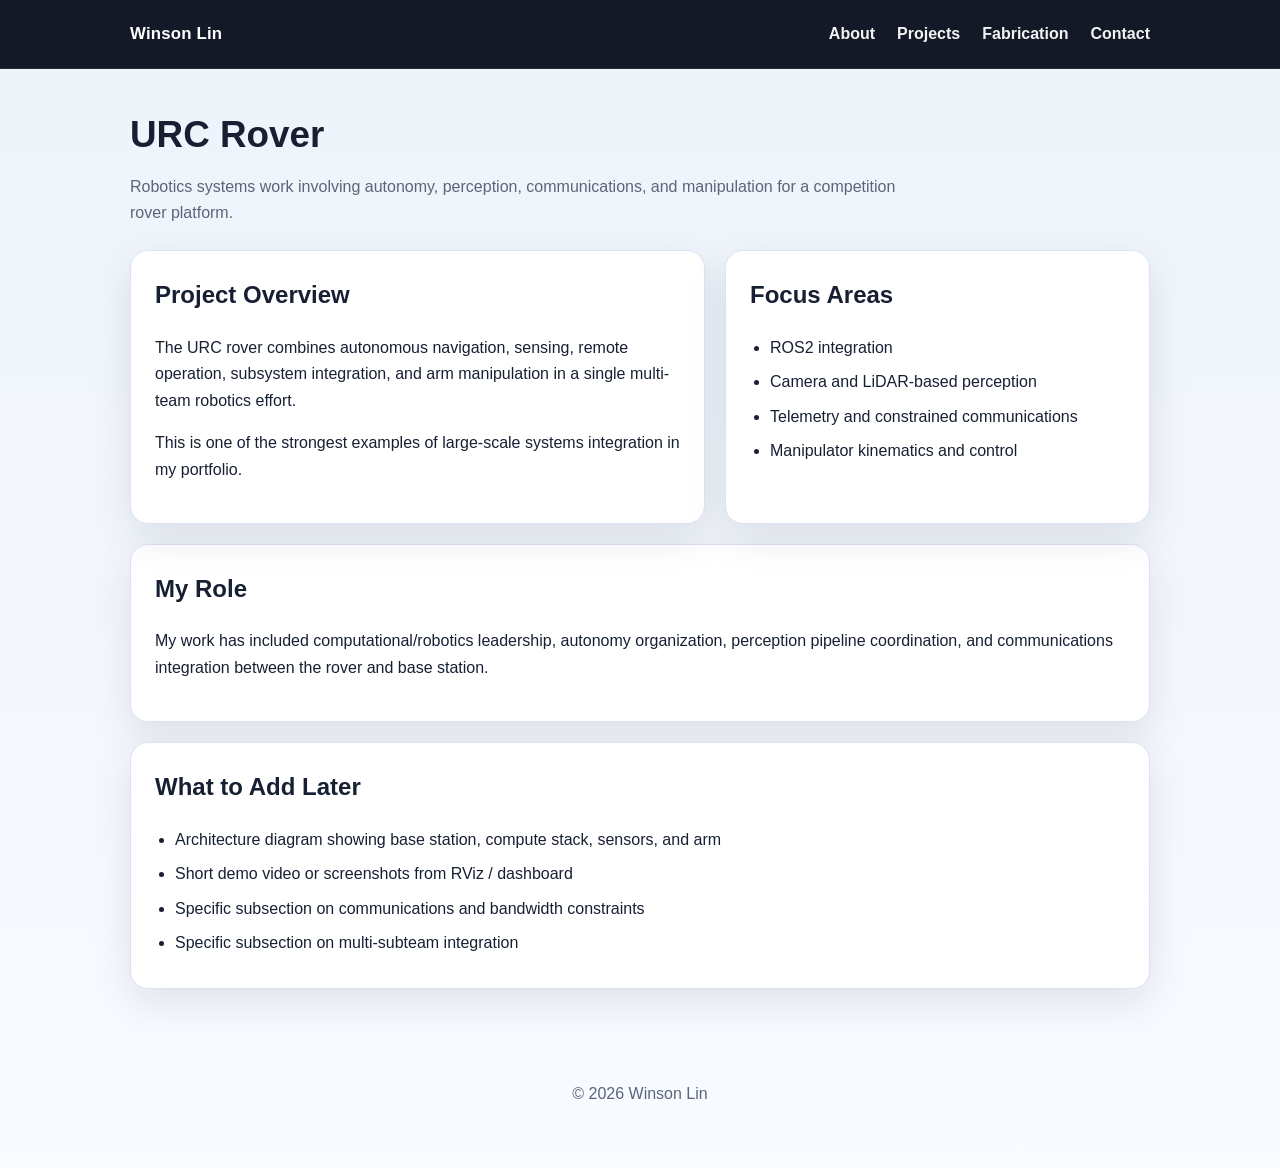
<file: urc.html>
<!DOCTYPE html>
<html lang="en">
<head>
    <meta charset="UTF-8">
    <meta name="viewport" content="width=device-width, initial-scale=1.0">
    <title>URC Rover | Winson Lin</title>
    <link rel="stylesheet" href="style.css">
</head>
<body>
    <nav class="navbar">
        <div class="nav-inner">
            <a class="brand" href="index.html">Winson Lin</a>
            <ul class="nav-links">
                <li><a href="about.html">About</a></li>
                <li><a href="projects.html">Projects</a></li>
                <li><a href="fabrication.html">Fabrication</a></li>
                <li><a href="contact.html">Contact</a></li>
            </ul>
        </div>
    </nav>

    <main class="container">
        <div class="page-header">
            <h1>URC Rover</h1>
            <p>
                Robotics systems work involving autonomy, perception, communications,
                and manipulation for a competition rover platform.
            </p>
        </div>

        <div class="two-col">
            <section class="panel">
                <h2>Project Overview</h2>
                <p>
                    The URC rover combines autonomous navigation, sensing, remote operation,
                    subsystem integration, and arm manipulation in a single multi-team robotics effort.
                </p>
                <p>
                    This is one of the strongest examples of large-scale systems integration in my portfolio.
                </p>
            </section>

            <aside class="panel">
                <h2>Focus Areas</h2>
                <ul class="list">
                    <li>ROS2 integration</li>
                    <li>Camera and LiDAR-based perception</li>
                    <li>Telemetry and constrained communications</li>
                    <li>Manipulator kinematics and control</li>
                </ul>
            </aside>
        </div>

        <section class="panel">
            <h2>My Role</h2>
            <p>
                My work has included computational/robotics leadership, autonomy organization,
                perception pipeline coordination, and communications integration between the rover
                and base station.
            </p>
        </section>

        <section class="panel">
            <h2>What to Add Later</h2>
            <ul class="list">
                <li>Architecture diagram showing base station, compute stack, sensors, and arm</li>
                <li>Short demo video or screenshots from RViz / dashboard</li>
                <li>Specific subsection on communications and bandwidth constraints</li>
                <li>Specific subsection on multi-subteam integration</li>
            </ul>
        </section>
    </main>

    <footer class="footer">
        <p>© 2026 Winson Lin</p>
    </footer>
</body>
</html>
</file>
<file: style.css>
* {
    box-sizing: border-box;
}

:root {
    --bg: #0b1020;
    --bg-soft: #121933;
    --panel: #ffffff;
    --panel-soft: #f6f8fc;
    --text: #172033;
    --muted: #5b657a;
    --accent: #2563eb;
    --accent-dark: #1d4ed8;
    --border: #dce3f0;
    --shadow: 0 14px 40px rgba(15, 23, 42, 0.10);
    --maxw: 1060px;
}

html {
    scroll-behavior: smooth;
}

body {
    margin: 0;
    font-family: Arial, Helvetica, sans-serif;
    background: linear-gradient(180deg, #eef3fb 0%, #f8fbff 100%);
    color: var(--text);
    line-height: 1.65;
}

a {
    color: var(--accent);
    text-decoration: none;
}

a:hover {
    text-decoration: underline;
}

.navbar {
    background: rgba(11, 16, 32, 0.96);
    color: white;
    position: sticky;
    top: 0;
    z-index: 10;
    backdrop-filter: blur(8px);
    border-bottom: 1px solid rgba(255,255,255,0.08);
}

.nav-inner {
    max-width: var(--maxw);
    margin: 0 auto;
    padding: 0 20px;
    min-height: 68px;
    display: flex;
    align-items: center;
    justify-content: space-between;
}

.brand {
    color: white;
    font-weight: 700;
    font-size: 1.05rem;
    letter-spacing: 0.2px;
}

.nav-links {
    list-style: none;
    display: flex;
    gap: 22px;
    padding: 0;
    margin: 0;
    flex-wrap: wrap;
}

.nav-links a {
    color: white;
    font-weight: 600;
    opacity: 0.95;
}

.container {
    max-width: var(--maxw);
    margin: 0 auto;
    padding: 36px 20px 48px;
}

.hero {
    background: linear-gradient(135deg, #0f172a 0%, #172554 100%);
    color: white;
    border-radius: 22px;
    padding: 48px 36px;
    box-shadow: var(--shadow);
    margin-bottom: 28px;
}

.hero h1 {
    margin: 0 0 14px;
    font-size: 2.8rem;
    line-height: 1.08;
}

.hero .subtitle {
    font-size: 1.1rem;
    opacity: 0.92;
    margin-bottom: 18px;
    max-width: 760px;
}

.hero p {
    max-width: 760px;
    margin-bottom: 0;
}

.hero-split {
    display: grid;
    grid-template-columns: minmax(0, 1.35fr) minmax(240px, 0.65fr);
    gap: 28px;
    align-items: center;
}

.hero-copy {
    min-width: 0;
}

.hero-kicker {
    color: rgba(255, 255, 255, 0.75);
}

.hero-media {
    display: flex;
    justify-content: center;
}

.hero-photo-card {
    width: min(100%, 320px);
    padding: 14px;
    border-radius: 28px;
    background: linear-gradient(180deg, rgba(255, 255, 255, 0.18), rgba(255, 255, 255, 0.08));
    border: 1px solid rgba(255, 255, 255, 0.16);
    box-shadow: 0 22px 50px rgba(9, 14, 30, 0.28);
}

.hero-photo {
    width: 100%;
    aspect-ratio: 1 / 1;
    display: block;
    object-fit: cover;
    border-radius: 22px;
}

.button-row {
    display: flex;
    gap: 12px;
    flex-wrap: wrap;
    margin-top: 24px;
}

.button {
    display: inline-block;
    padding: 11px 16px;
    border-radius: 12px;
    font-weight: 700;
    transition: 0.2s ease;
}

.button.primary {
    background: white;
    color: #0f172a;
}

.button.primary:hover {
    background: #e8eefc;
    text-decoration: none;
}

.button.secondary {
    background: rgba(255,255,255,0.12);
    color: white;
    border: 1px solid rgba(255,255,255,0.18);
}

.button.secondary:hover {
    background: rgba(255,255,255,0.18);
    text-decoration: none;
}

.hero-docs {
    display: flex;
    flex-wrap: wrap;
    gap: 10px;
    margin-top: 16px;
}

.doc-pill {
    display: inline-flex;
    align-items: center;
    padding: 9px 13px;
    border-radius: 999px;
    font-size: 0.92rem;
    font-weight: 700;
    color: #f5f8ff;
    background: rgba(255, 255, 255, 0.10);
    border: 1px solid rgba(255, 255, 255, 0.18);
}

.doc-pill-light {
    color: var(--accent-dark);
    background: #edf3ff;
    border-color: #d7e4ff;
}

.section {
    margin-top: 24px;
}

.section h2 {
    margin: 0 0 14px;
    font-size: 1.8rem;
}

.section-intro {
    color: var(--muted);
    max-width: 820px;
    margin-bottom: 20px;
}

.card-grid {
    display: grid;
    grid-template-columns: repeat(auto-fit, minmax(280px, 1fr));
    gap: 18px;
}

.card {
    background: var(--panel);
    border: 1px solid var(--border);
    border-radius: 18px;
    padding: 22px;
    box-shadow: var(--shadow);
}

.card h3 {
    margin-top: 0;
    margin-bottom: 10px;
    font-size: 1.18rem;
}

.card p {
    color: var(--muted);
    margin-bottom: 14px;
}

.tag-row {
    display: flex;
    flex-wrap: wrap;
    gap: 8px;
    margin-top: 10px;
    margin-bottom: 14px;
}

.tag {
    font-size: 0.9rem;
    background: #eaf1ff;
    color: #1e3a8a;
    border-radius: 999px;
    padding: 6px 10px;
    font-weight: 600;
}

.page-header {
    margin-bottom: 24px;
}

.page-header h1 {
    margin: 0 0 8px;
    font-size: 2.3rem;
}

.page-header p {
    margin: 0;
    color: var(--muted);
    max-width: 800px;
}

.panel {
    background: var(--panel);
    border: 1px solid var(--border);
    border-radius: 18px;
    padding: 24px;
    box-shadow: var(--shadow);
    margin-bottom: 20px;
}

.panel h2,
.panel h3 {
    margin-top: 0;
}

.two-col {
    display: grid;
    grid-template-columns: 1.15fr 0.85fr;
    gap: 20px;
}

.list {
    padding-left: 20px;
    margin: 10px 0 0;
}

.list li {
    margin-bottom: 8px;
}

.kicker {
    display: inline-block;
    margin-bottom: 10px;
    font-size: 0.9rem;
    font-weight: 700;
    letter-spacing: 0.4px;
    text-transform: uppercase;
    color: var(--accent-dark);
}

.footer {
    max-width: var(--maxw);
    margin: 0 auto;
    padding: 8px 20px 44px;
    color: var(--muted);
    text-align: center;
}

.note {
    color: var(--muted);
    font-size: 0.96rem;
}

.link-list {
    display: grid;
    gap: 14px;
}

.link-card {
    background: var(--panel);
    border: 1px solid var(--border);
    border-radius: 16px;
    padding: 18px;
    box-shadow: var(--shadow);
}

.link-card h3 {
    margin: 0 0 8px;
    font-size: 1.05rem;
}

.link-card p {
    margin: 0;
    color: var(--muted);
}

.fabrication-page {
    padding-bottom: 56px;
}

.fabrication-hero {
    background: linear-gradient(135deg, rgba(37, 99, 235, 0.10), rgba(15, 23, 42, 0.04));
    border: 1px solid rgba(37, 99, 235, 0.14);
    border-radius: 24px;
    padding: 28px;
}

.fabrication-hero h1 {
    margin-bottom: 12px;
}

.fabrication-intro {
    display: grid;
    grid-template-columns: minmax(0, 1.2fr) minmax(240px, 0.8fr);
    gap: 20px;
    align-items: start;
}

.fabrication-intro p {
    margin-bottom: 0;
}

.fabrication-tags {
    margin: 0;
    align-content: start;
}

.fabrication-grid {
    display: grid;
    grid-template-columns: repeat(auto-fit, minmax(250px, 1fr));
    gap: 20px;
}

.fabrication-card {
    background: var(--panel);
    border: 1px solid var(--border);
    border-radius: 24px;
    box-shadow: var(--shadow);
    overflow: hidden;
    transition: transform 0.2s ease, box-shadow 0.2s ease, border-color 0.2s ease;
}

.fabrication-card:hover {
    transform: translateY(-4px);
    box-shadow: 0 18px 48px rgba(15, 23, 42, 0.14);
    border-color: #c9d6f5;
}

.fabrication-card-link {
    display: flex;
    flex-direction: column;
    height: 100%;
    color: inherit;
}

.fabrication-card-link:hover {
    text-decoration: none;
}

.fabrication-card-link:focus-visible {
    outline: 3px solid rgba(37, 99, 235, 0.28);
    outline-offset: -3px;
}

.fabrication-image-wrap {
    padding: 18px 18px 0;
}

.fabrication-thumb {
    width: 100%;
    aspect-ratio: 1 / 1;
    display: block;
    object-fit: cover;
    object-position: center;
    border-radius: 20px;
    background: linear-gradient(180deg, #edf3ff 0%, #dce7fb 100%);
}

.fabrication-card-body {
    display: flex;
    flex: 1;
    flex-direction: column;
    gap: 10px;
    padding: 18px 20px 22px;
}

.fabrication-card-body h3 {
    margin: 0;
    font-size: 1.15rem;
    line-height: 1.28;
}

.fabrication-card-body p {
    margin: 0;
    color: var(--muted);
}

.fabrication-card-meta {
    font-size: 0.8rem;
    font-weight: 700;
    letter-spacing: 0.08em;
    text-transform: uppercase;
    color: var(--accent-dark);
}

.fabrication-card-cta {
    margin-top: auto;
    font-weight: 700;
    color: var(--accent);
}

.projects-page {
    padding-bottom: 56px;
}

.project-sections {
    display: grid;
    gap: 22px;
}

.project-section {
    background: var(--panel);
    border: 1px solid var(--border);
    border-radius: 24px;
    box-shadow: var(--shadow);
    padding: 28px;
}

.project-section-header {
    display: flex;
    align-items: center;
    justify-content: space-between;
    gap: 20px;
    margin-bottom: 20px;
}

.project-section-header h2 {
    margin: 0 0 8px;
    font-size: 1.7rem;
}

.project-section-header p {
    margin: 0;
    color: var(--muted);
    max-width: 680px;
}

.project-section-count {
    flex-shrink: 0;
    display: inline-flex;
    align-items: center;
    padding: 8px 12px;
    border-radius: 999px;
    background: #edf3ff;
    color: var(--accent-dark);
    font-size: 0.92rem;
    font-weight: 700;
}

@media (max-width: 860px) {
    .two-col {
        grid-template-columns: 1fr;
    }

    .hero {
        padding: 36px 24px;
    }

    .hero-split {
        grid-template-columns: 1fr;
    }

    .hero h1 {
        font-size: 2.2rem;
    }

    .nav-inner {
        padding-top: 12px;
        padding-bottom: 12px;
        align-items: flex-start;
        flex-direction: column;
        gap: 12px;
    }

    .fabrication-intro {
        grid-template-columns: 1fr;
    }

    .project-section-header {
        flex-direction: column;
        align-items: flex-start;
    }
}

@media (max-width: 560px) {
    .hero {
        padding: 28px 20px;
    }

    .hero-photo-card {
        max-width: 240px;
    }

    .fabrication-hero {
        padding: 24px 20px;
    }

    .fabrication-image-wrap {
        padding: 16px 16px 0;
    }

    .fabrication-card-body {
        padding: 16px 18px 20px;
    }

    .project-section {
        padding: 22px 18px;
    }
}
</file>
